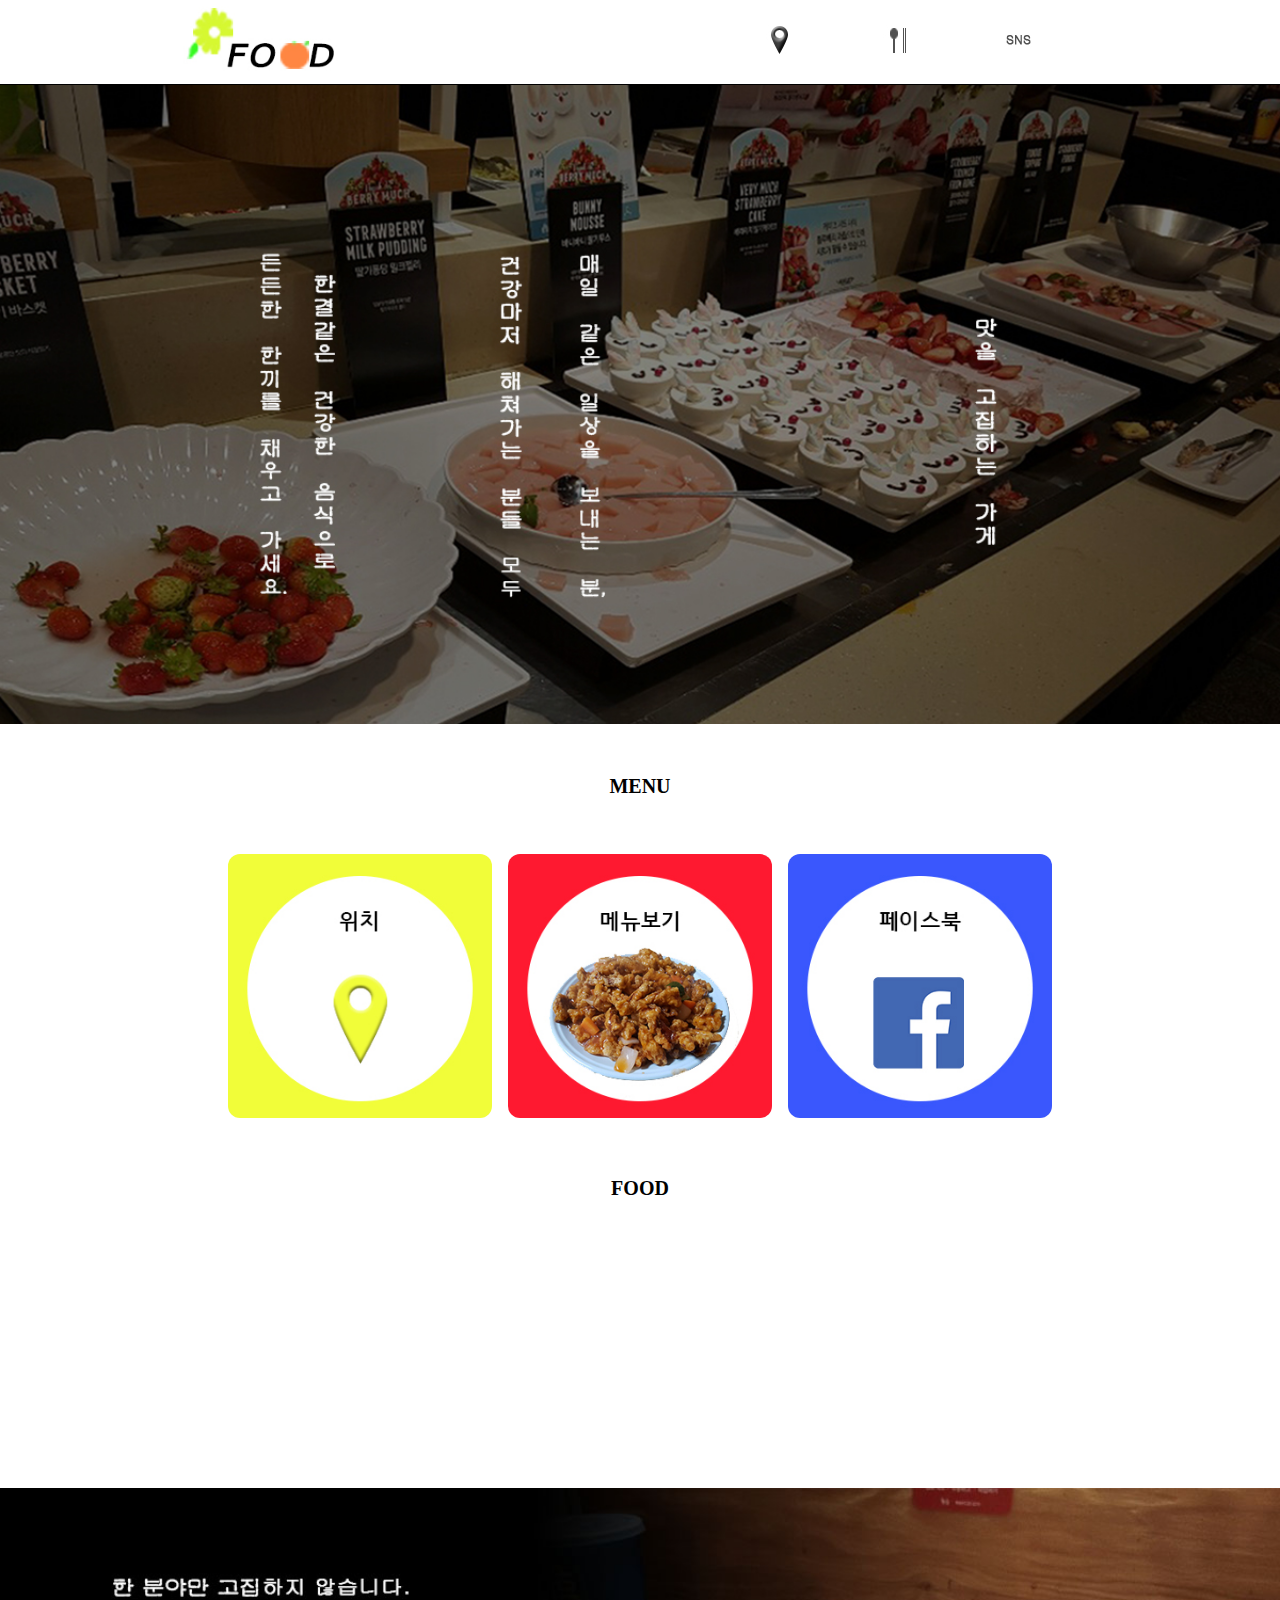
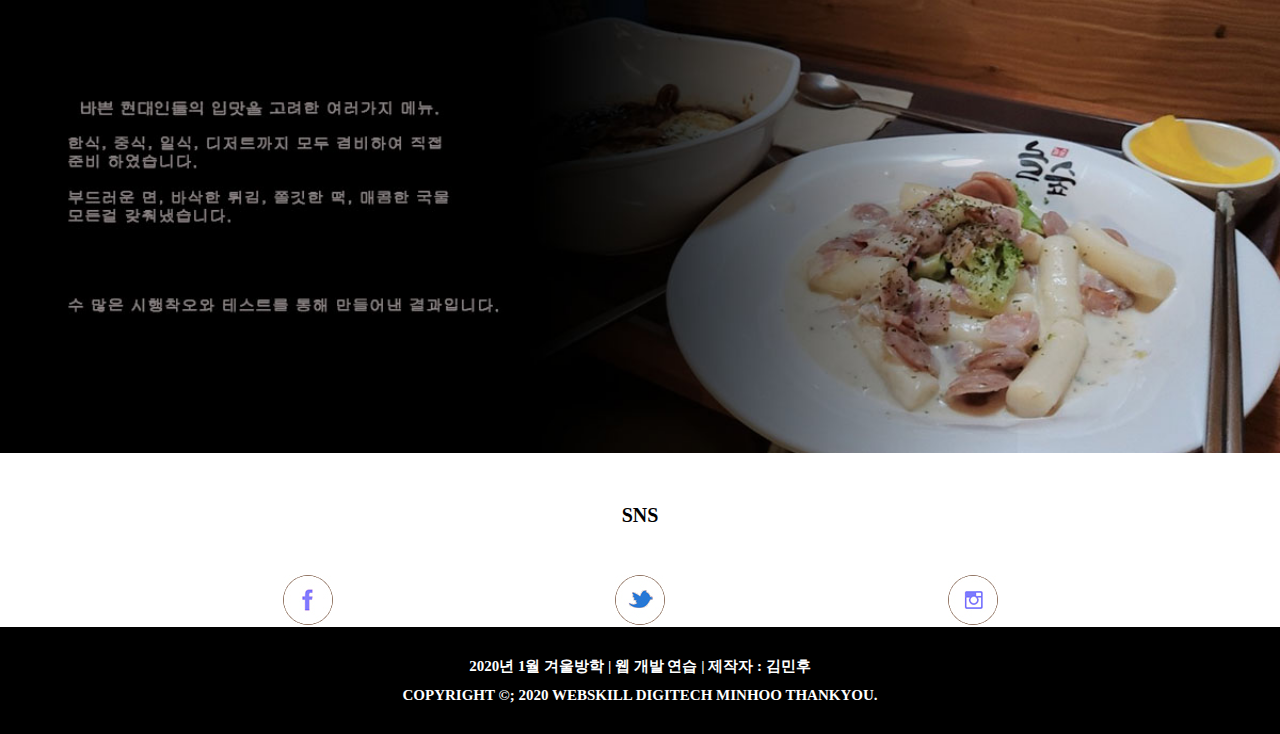
<file: index.html>
<!DOCTYPE html>
<!-- 본페이지는 헤더, 슬라이드, 사진에 스크롤(p태그), 메뉴판(호버)[이동 or 설명], 위치, 푸터 -->
<!--  -->
<html lang="en">
<head>
    <meta charset="UTF-8">
    <meta name="viewport" content="width=device-width, initial-scale=1.0">
    <meta http-equiv="X-UA-Compatible" content="ie=edge">
    <link rel="stylesheet" href="./css/index.css">
    <!-- <link rel="icon" href="/img/"> -->
    <title>아직 만드는 중</title>
    <style>
        .menu{display: flex; justify-content: center;}
        .menu img{max-width: 280px; min-width: 110px; height: auto; border-radius: 20px; padding: 8px;}
        
        .logo, .logo img{max-width: 200px; height: auto;}

        #header_site{z-index: 100; margin: 0 auto; width: 100%; height: auto;}

        .site_header{ background-color: #fff;  display: flex; justify-content: space-around; position: fixed; top: 0; border-bottom: 1px solid black;}

        .map{display: flex; justify-content: center;}
        .sns{display: flex; justify-content: space-evenly;}
        .sns img{width: 50px; height: 50px;}

        .menubar{width: 35%; text-align: center; display: flex; justify-content: space-evenly; align-items: center;}
        .menubar img{max-width: 50px; height: auto;}

        /* .slidefooter{max-width: 100%; height: 600px; margin: 0 auto; top: 50px;
        background-color: white; overflow: hidden; position: relative; border: 0.5px solid rgb(105, 105, 105); z-index: 20;}
            
        .headimg>img{max-width: 100%; height: auto; cursor: pointer;
        position: absolute; left: 100%; z-index: 20;}

        .headimg>img:nth-child(1){left:0;} */

    </style>
</head>
<body>
    <div id="wrap">
<!-- header nav -->
        <div class="topdoc">
            <header id="header_site" class="site_header">
                <div class="logo">
                    <a href="index.html"><img src="./img/logo2.jpg" alt=""></a>
                </div>

                <div class="menubar">
                    <a href="https://m.map.naver.com/search2/search.nhn?query=%EC%84%9C%EC%9A%B8%20%EC%A4%91%EB%9E%91%EA%B5%AC&sm=hty&style=v5#/map" target="_blank"><img src="./img/headmap.jpg" alt="" title="위치보기"></a>
                    <a href="./index1.html"><img src="./img/headfood.jpg" alt="" title="메뉴보기"></a>
                    <a href="https://www.facebook.com/profile.php?id=100015472840114" target="_blank"><img src="./img/headsns.jpg" alt="" title="페이스북보기"></a>
                </div>
            </header>


            <nav style="margin-top: 84px;">
                <div class="slide" >
                    <img src="./img/slidetext3.jpg" alt="">
                </div>
            </nav>









    <div class="line">
        <p>MENU</p>
    </div>
<!-- container -->





        <div class="container">

            <!-- section -->
        <section class="site_section">
<!-- sub_sec -->




            <div class="sub_section">

                <article class="menu">
                   <a href="https://m.map.naver.com/search2/search.nhn?query=%EC%84%9C%EC%9A%B8%20%EC%A4%91%EB%9E%91%EA%B5%AC&sm=hty&style=v5#/map" target="_blank"> <img src="./img/nbr1.jpg" alt=""></a>
                   <a href="./index1.html"> <img src="./img/nbr2.jpg" alt=""></a>
                   <a href="https://www.facebook.com/profile.php?id=100015472840114" target="_blank"> <img src="./img/nbr3.jpg" alt=""></a>

                </article>
<!--sub_sec  -->
                <!-- sec -->


                <div class="line">
                    <p>FOOD</p>
                </div>


<!-- art -->
            <article class="smallimg">
                <div class="scale2">
                <img src="./img/imgimg.png" alt="" style="max-width: 550px;">
            </div>
                <!-- div -->
                <div class="originaldiv">
                    <h1>맛있는 음식,<br>새로운 인생의 시작</h1><br>
                    <p>지금까지 없던 맛. 깔끔한 국물과 부드러운 면. 담백함을 담아낸 장인의 손길.</p><br>
                    <p>매일 배가 고프지만 여유롭지 못하던 학생들을 위하여 손수 만들어낸 따끈한 국물의 짬뽕입니다.</p>
                </div>    
            </article>


                <!-- sec_div  -->
            <div class="mediadiv" style="text-align: center;">
                <br>
                <h1>맛있는 음식,<br>새로운 인생의 시작</h1><br>
                <p>지금까지 없던 맛. 깔끔한 국물과 부드러운 면. 담백함을 담아낸 장인의 손길.</p><br>
                <p>매일 배가 고프지만 여유롭지 못하던 학생들을 위하여 손수 만들어낸 따끈한 국물의 우동입니다.</p>
            </div>





            <div class="line"></div>



            <!-- same -->
            <article class="smallimg">

                <div class="originaldiv" >
                    <h1>건강한 음식,<br>행복한 인생의 시작</h1><br>
                    <p>매일 먹는 음식. 건강한 식단관리를 위한 음식. 그것을 담아낸 우리의 음식.</p><br>
                    <p>밖에서 건강에 좋지 않은 음식만 접하는 사람들. 우린 사람들을 위하여 건강한 음식을 만듭니다.</p>
                </div>
                <div class="scale2">
                    <img src="./img/dwdetruetruebg.png" alt="">
                </div>


            </article>
            <div class="mediadiv" style="text-align:center">
                <br>
                <h1>건강한 음식,<br>행복한 인생의 시작</h1><br>
                <p>매일 먹는 음식. 건강한 식단관리를 위한 음식. 그것을 담아낸 우리의 음식.</p><br>
                <p>밖에서 건강에 좋지 않은 음식만 접하는 사람들. 우린 사람들을 위하여 건강한 음식을 만듭니다.</p>
            </div>
        </div>
    </section>

</div>
<div class="line"></div>
        <div class="btslide">
            <img src="./img/btslide.jpg" alt="">
        </div>


        <!-- <div class="slidefooter">
            <div class="headimg">
                <img src="./img/realslide.jpg" alt="">
                <img src="./img/realslide.jpg" alt="">
                <img src="./img/realslide.jpg" alt="">
            </div>
        </div> -->

        <!-- <article class="map">
            <div class="left"><a href="https://m.map.naver.com/search2/search.nhn?query=%EC%A4%91%EB%9E%91%EA%B5%AC&sm=hty&style=v5#/map"><img src="./img/img_store.jpg" ></a> </div>
            <div class="right"><img src="./img/img_happyorder_delivery.jpg" alt=""></div>
        </article> -->

        <div class="line">
            <p>SNS</p>
        </div>

        <article class="sns">
            <div class="facebook"><a href="https://www.facebook.com/profile.php?id=100015472840114"><img src="./img/face.jpg" alt=""></a></div>
            <div class="instargram"><a href="https://twitter.com/wpDgKuOWWpRaGq6"><img src="./img/tw.jpg" alt=""></a></div>
            <div class="twiter"><a href="https://www.instagram.com/g_chy_/"><img src="./img/ins.jpg" alt=""></a></div>
        </article>

        <footer style="text-align: center;">
            <h2>2020년 1월 겨울방학 | 웹 개발 연습 | 제작자 : 김민후</h2><br>
            <h2>COPYRIGHT &copy;; 2020 WEBSKILL DIGITECH MINHOO THANKYOU.</h2>
        </footer>








</div>
</body>
<script src="./js/jquery-3.3.1.js"></script>
<script>
// var img =$(".headimg img");
//         var cnt = 0;
//         var max = img.length-1;
//         setInterval(function(){
//             $(img[cnt]).animate({"left":"-100%"}).siblings().css({"left":"100%"})
//             cnt++;
//             if(cnt>max){
//                 cnt=0;
//             }
//             $(img[cnt]).animate({"left":0})
//         },3000);

// 윈도우 스크롤 ... 함수 실행 . 내 위치의 스크롤탑이 600보다 크면 나타남
$(document).ready(function(){
    if( $(window).width() > 700){
        $(".smallimg").hide();
            $(function(){
                $(window).scroll(function(){
                    if($(this).scrollTop()>550){
                        $(".smallimg").fadeIn();
                    }else if($(this).scrollTop()<300){
                        $(".smallimg").fadeOut();
                    }
                });
            });
        } 
    });
</script>
</html>
</file>
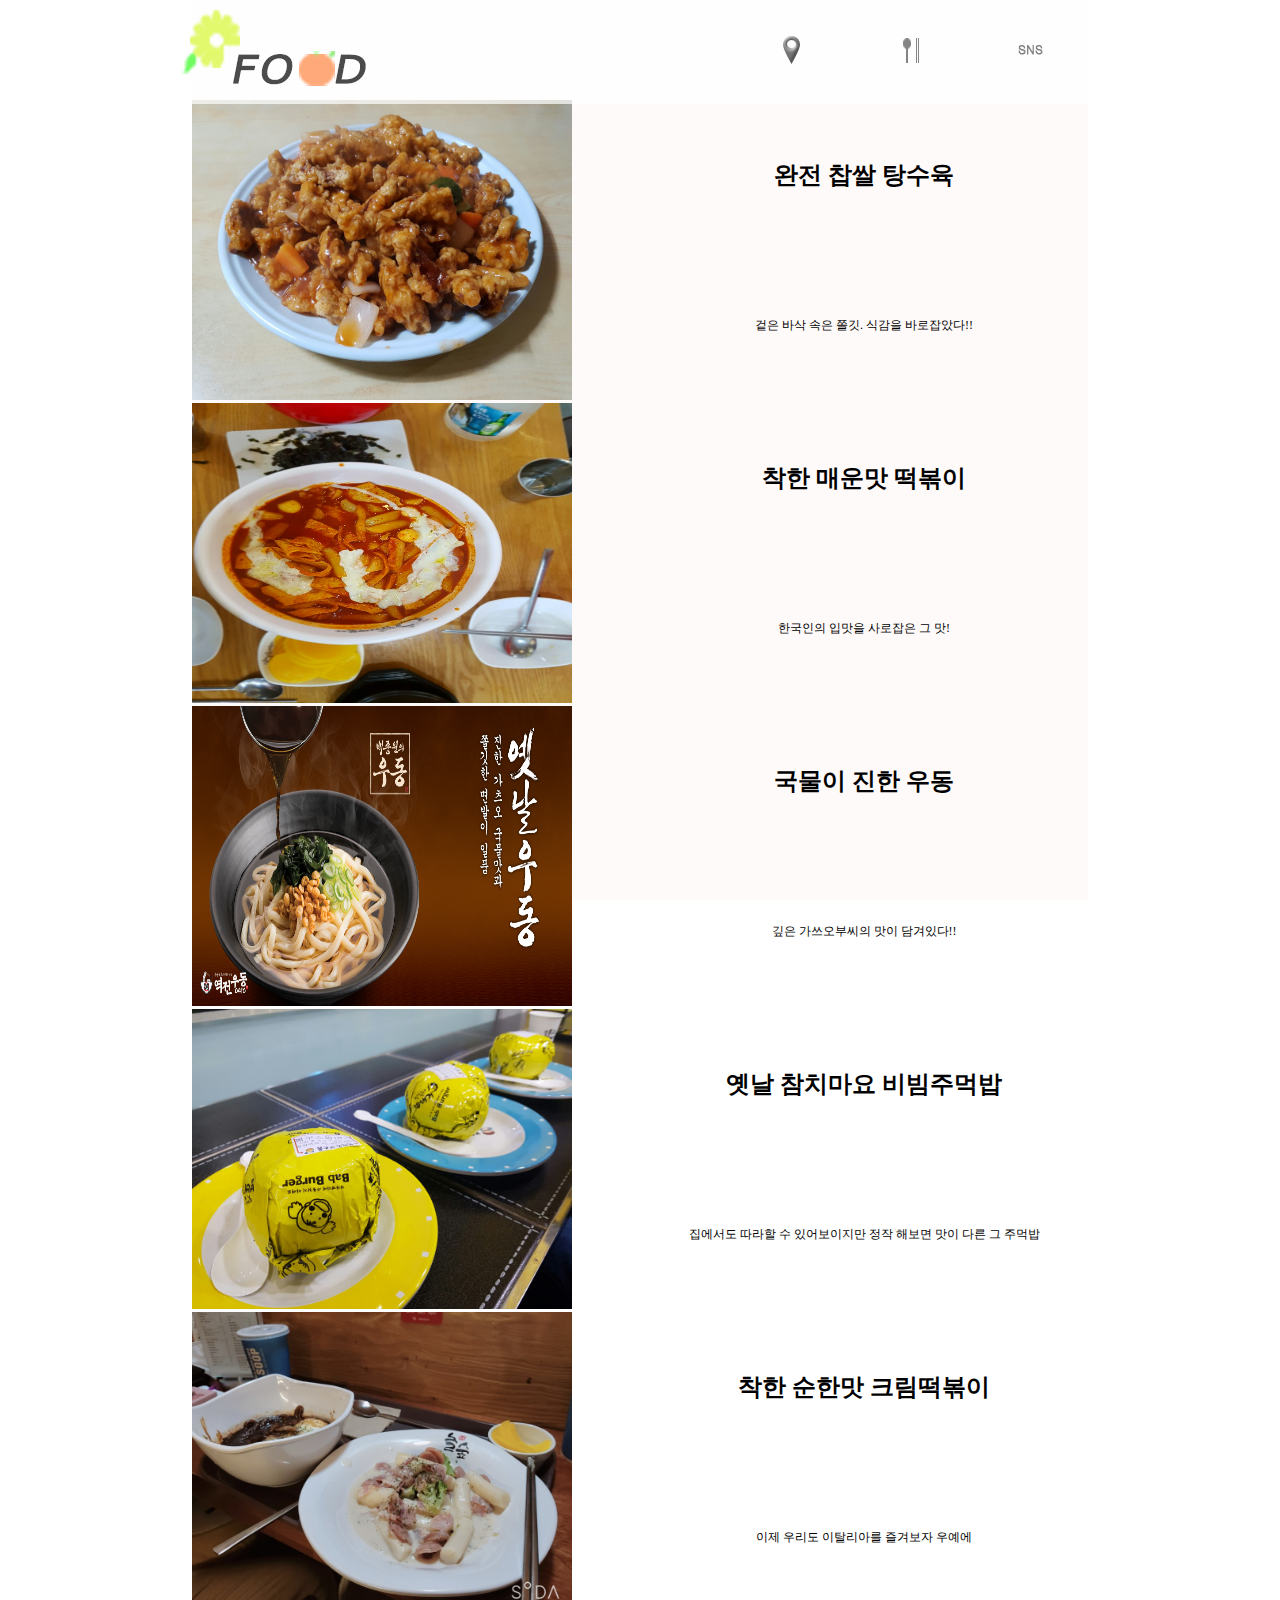
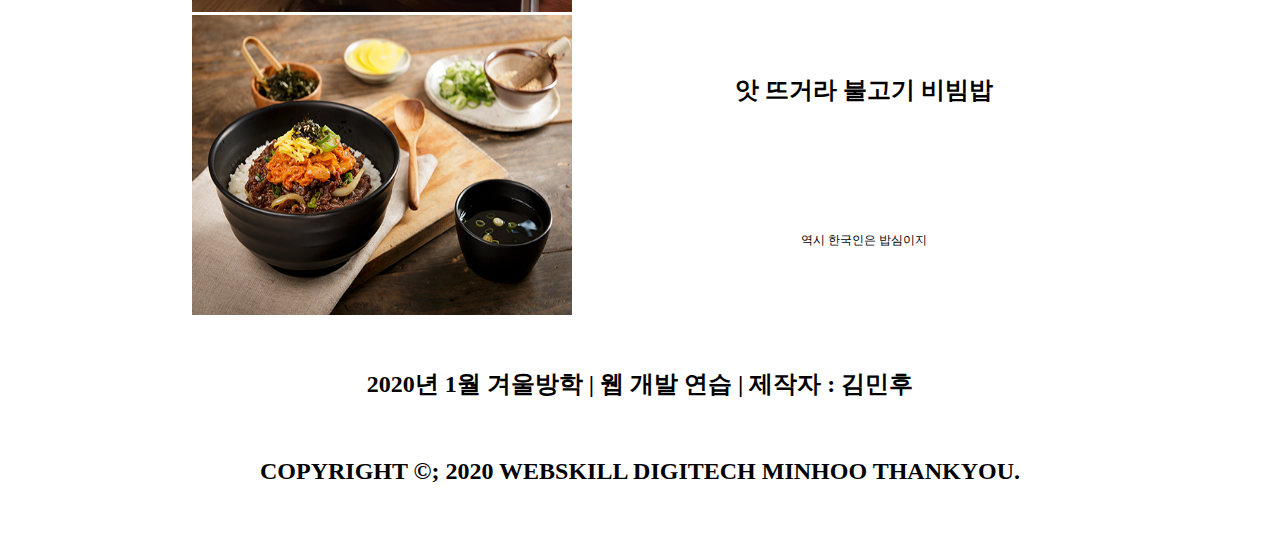
<file: index1.html>
<!DOCTYPE html>
<html lang="en">
<head>
    <meta charset="UTF-8">
    <meta name="viewport" content="width=device-width, initial-scale=1.0">
    <title>Document</title>
    <link rel="stylesheet" href="./css/index2.css">
    <style>
        *{margin: 0; padding: 0;}
        html,body{width: 100%; height: 100%;}
        .container{width: 70%; height: 100%; margin: 0 auto; background: snow}
        .box{max-width: 900px;  height: 300px; margin: 0 auto; margin-bottom: 3px; display: flex;}

        .imgbox{width: 50%;}
        .textbox{width: 50%; text-align: center; line-height: 150px;}
        .imgbox img{min-width: 380px; max-width: 380px; height: 300px;}


        @media(max-width: 1400px){
            .textbox{font-size: 12px;}
        }
        @media(max-width: 1200px){
            .textbox{font-size: 10px;}
        }
        @media(max-width: 1050px){
            .textbox{font-size: 9px;}
        }
        @media(max-width: 950px){
            .textbox{display: none;}
            .box{width: 300px;}
            .imgbox{width: 100px;}
        }
.box:hover{box-sizing: border-box; border: 1px solid #000;}

    </style>
</head>
<body>

    <header id="header_site" class="site_header">
        <div class="logo">
            <a href="index.html"><img src="./img/logo2.jpg" alt=""></a>
        </div>

        <div class="menubar">
            <a href="https://m.map.naver.com/search2/search.nhn?query=%EC%84%9C%EC%9A%B8%20%EC%A4%91%EB%9E%91%EA%B5%AC&sm=hty&style=v5#/map" target="_blank"><img src="./img/headmap.jpg" alt="" title="위치보기"></a>
            <a href="./index1.html"><img src="./img/headfood.jpg" alt="" title="메뉴보기"></a>
            <a href="https://www.facebook.com/profile.php?id=100015472840114" target="_blank"><img src="./img/headsns.jpg" alt="" title="페이스북보기"></a>
        </div>
    </header>


    <div class="container">

       
<div class="line" style="width: 100px; height: 100px;"></div>

        <div class="box">
            <div class="imgbox"><img src="./img/tang.jpg" alt=""></div>
            <div class="textbox"><h1>완전 찹쌀 탕수육</h1><p>겉은 바삭 속은 쫄깃. 식감을 바로잡았다!!</p> </div>
        </div>
        <div class="box">
            <div class="imgbox"><img src="./img/slideimg5.jpg" alt=""></div>
            <div class="textbox"><h1>착한 매운맛 떡볶이</h1><p>한국인의 입맛을 사로잡은 그 맛!</p></div>
        </div>
        <div class="box">
            <div class="imgbox"><img src="./img/slideimg.jpg" alt=""></div>
            <div class="textbox"><h1>국물이 진한 우동</h1><p>깊은 가쓰오부씨의 맛이 담겨있다!!</p></div>
        </div>
        <div class="box">
            <div class="imgbox"><img src="./img/slideimg4.jpg" alt=""></div>
            <div class="textbox"><h1>옛날 참치마요 비빔주먹밥</h1><p>집에서도 따라할 수 있어보이지만 정작 해보면 맛이 다른 그 주먹밥</p></div>
        </div>
        <div class="box">
            <div class="imgbox"><img src="./img/nolsoop.jpg" alt=""></div>
            <div class="textbox"><h1>착한 순한맛 크림떡볶이</h1><p>이제 우리도 이탈리아를 즐겨보자 우예에</p></div>
        </div>
        <div class="box">
            <div class="imgbox"><img src="./img/dwdetruetruebg.png" alt=""></div>
            <div class="textbox"><h1>앗 뜨거라 불고기 비빔밥</h1><p>역시 한국인은 밥심이지</p></div>
        </div>
        <footer style="text-align: center;">
            <h2>2020년 1월 겨울방학 | 웹 개발 연습 | 제작자 : 김민후</h2><br>
            <h2>COPYRIGHT &copy;; 2020 WEBSKILL DIGITECH MINHOO THANKYOU.</h2>
        </footer>
    </div>




</body>
</html>
</file>
<file: css/index.css>
*{margin: 0; padding: 0; box-sizing: border-box;}
        html{font-size: 10px;}
        body{width: 100%; height: 100%;}
        /* #wrap{width: 100%; height: 1000px; background-color: rgb(231, 219, 219);} */
         
        .site_header a{text-decoration: none; font-size: 1.2rem; }
        .slide{max-width: 100%; height: auto;}
        .slide img{max-width: 100%; max-height: 900px;}



        .line{height: 120px;}
        .line p{font-weight:bold; font-size: 20px; text-align: center; line-height: 120px;}



        .container{width: 70%; margin: 0 auto;}

        .site_section{width: 100%; background-color: #fff;}
        img{width: 100%; height: auto;}


        .smallimg{ display: flex; justify-content: center;}
        .smallimg img{max-width: 385px; border-radius: 10px;}
        .smallimg div{min-width: 385px; height: 385px; padding: 50px; line-height: 50px;}

        .originaldiv h1, .mediadiv h1{font-size: 3rem; font-family: serif;}
        .originaldiv p, .mediadiv p{font-size: 1.7rem; font-family:"Apple SD Gothic Neo", "Malgun Gothic", sans-serif; line-height: 30px; }
        /* animation-name: fade; animation-duration: 5s; */
            
                    /* @media(min-width: 1%)and(max-width: 49%){
            .originaldiv{display: none;}
            .mediadiv{display: block;}
        } */

        @media(max-width:1000px){
            .originaldiv{display: none;}
            .mediadiv{display: block;}

            .originaldiv h1, .mediadiv h1{font-size: 2.2rem; font-family: serif;}
            .originaldiv p, .mediadiv p{font-size: 1.3rem; font-family:"Apple SD Gothic Neo", "Malgun Gothic", sans-serif; line-height: 30px;}

            
        }
        @media(min-width:999px){
            .originaldiv{display: block;}
            .mediadiv{display: none;}
        }
        /* .sub_section img:hover{transform: scale(1.1); transition: 0.6s;} */

        /* @keyframes fade{
            from{
                display: none;
            }
            to{
                display: block;
            }
        } */

        footer{ background-color: rgb(0, 0, 0);  padding: 30px;}
        footer h2{color: white;}
        /* footer div{border-right: 1px solid #000; padding: 20px;} */



        /* .box{max-width: 550px; position: relative; border: 3px solid #07f1c3; overflow: hidden; cursor: pointer;}
        .box img{max-width: 550px; position: absolute; transition: 0.5s;}
        .box:hover img{transform: scale(1.3); transition: 0.5s;}
     */
        /* .scale{max-width: 550px; max-height: 225px; position: relative;overflow: hidden;  border-radius: 10px;}
        .scale img{width: 400px; position: absolute; right: 0; top: 0; transition: 0.6s;}
        .scale:hover img{transform: scale(1.3); transition: 0.6s;}
  */
        .scale2{max-width: 550px;position: relative;overflow: hidden;  border-radius: 10px;}
        .scale2 img{max-width: 550px; max-height: 550px; position: absolute; right: 0; top: 0; transition: 0.6s; cursor: pointer;}
        .scale2:hover img{transform: scale(1.1); transition: 0.6s;}
</file>
<file: css/index2.css>
#header_site {
    z-index: 100;
    margin: 0 auto;
    width: 100%;
    height: auto;
}

.menubar {
    width: 35%;
    text-align: center;
    display: flex;
    justify-content: space-evenly;
    align-items: center;
}

.site_header {
    background-color: #fff;
    display: flex;
    justify-content: space-around;
    position: fixed;
    top: 0;
    opacity: 0.7;
}

footer{  padding: 30px;}
h2 {
    display: block;
    font-size: 1.5em;
    margin-block-start: 0.83em;
    margin-block-end: 0.83em;
    margin-inline-start: 0px;
    margin-inline-end: 0px;
    font-weight: bold;
}
</file>
